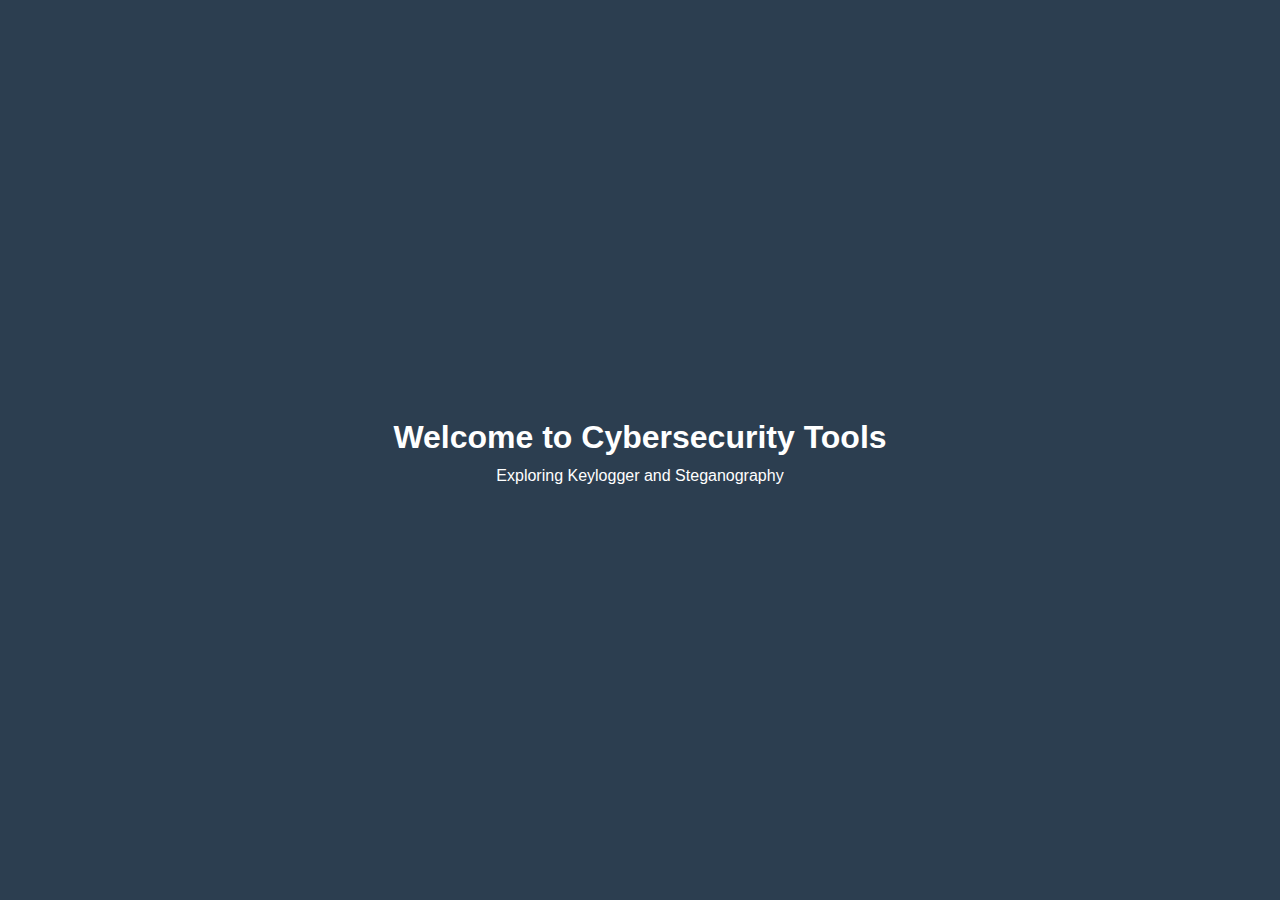
<file: index.html>
<!DOCTYPE html>
<html lang="en">
<head>
    <meta charset="UTF-8">
    <meta http-equiv="refresh" content="27.5; dashboard.html">
    <meta name="viewport" content="width=device-width, initial-scale=1.0">
    <title>Project Name: धर्मो रक्षति रक्षितः</title>
    <link rel="stylesheet" href="styles.css">
    <link rel="stylesheet" href="https://cdnjs.cloudflare.com/ajax/libs/font-awesome/6.0.0/css/all.min.css">
</head>
<body>                                                    
    <!--.................... Intro Slides ..................................-->
    <div class="intro-slides">
        
        <div class="slide active">
            <h1>Welcome to Cybersecurity Tools</h1>
            <p>Exploring Keylogger and Steganography</p>
        </div>
        <div class="slide">
            <h2>Keylogger</h2>
            <p>A Tool to Records keystrokes to monitor user activity.</p>
        </div>
        <div class="slide">
            <h2>Steganography</h2>
            <p>Hiding information within other files.</p>
        </div>
        <div class="slide">
            <h2>Password Manager</h2>
            <p>Securely stores, generates, and autofills passwords to protect accounts and enhance security.</p>
        </div>
        <div class="slide">
            <h2>Password Generator</h2>
            <p>Creates strong, random passwords to enhance security and prevent unauthorized access.</p>
        </div>
        <div class="slide">
            <h2>Malware Detector</h2>
            <p>Identifies and removes malicious software using signature, heuristic, and AI-based detection methods.</p>
        </div>
    </div>

  

    <script src="script.js"></script>
</body>
</html>
</file>
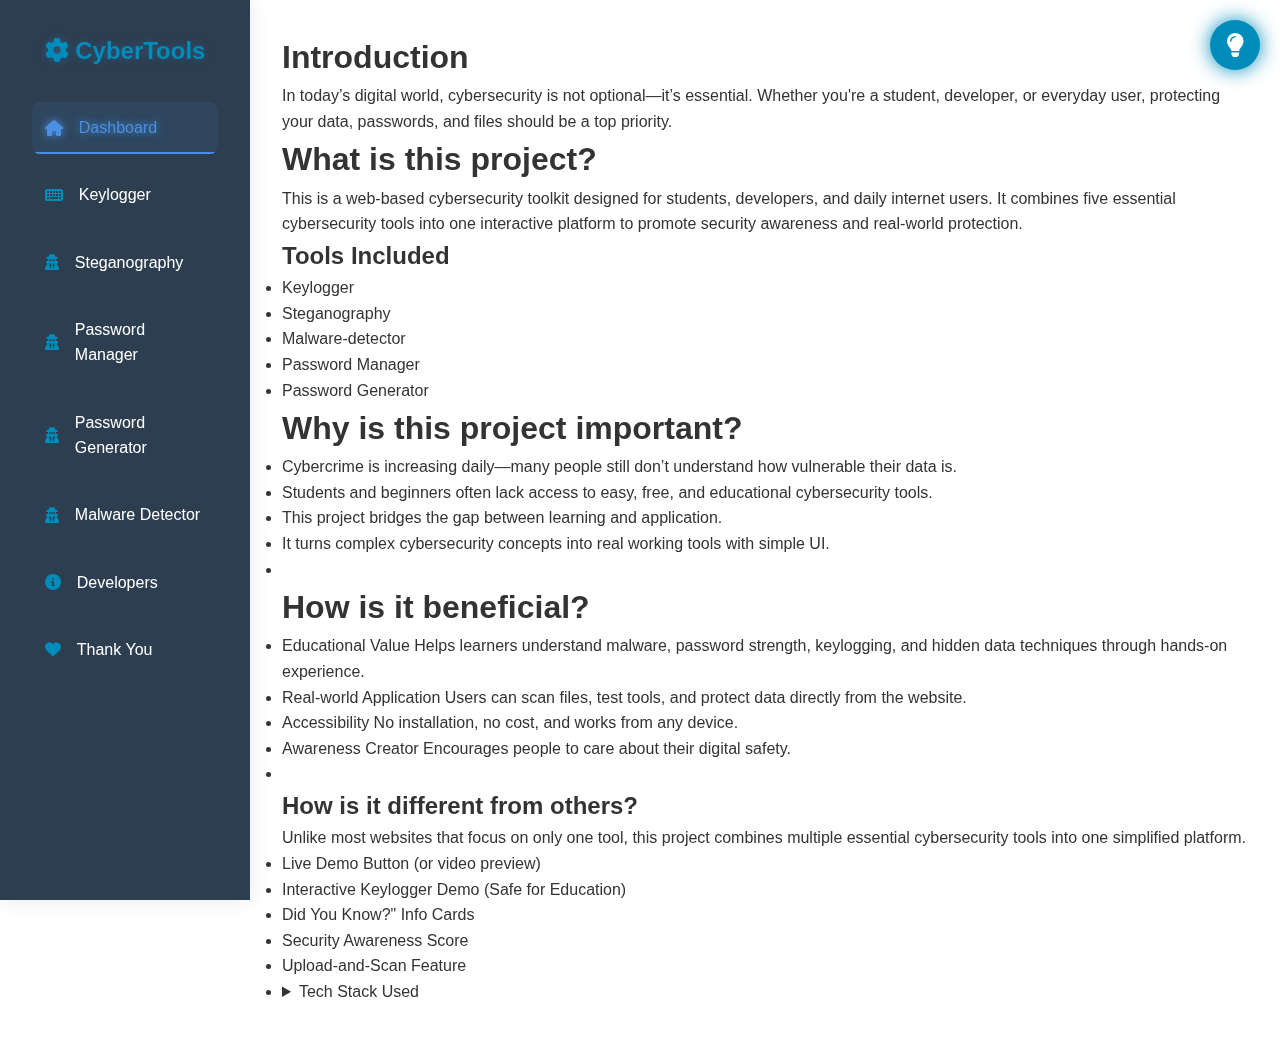
<file: dashboard.html>
<!DOCTYPE html>
<html lang="en">
<head>
    <meta charset="UTF-8">
    <meta name="viewport" content="width=device-width, initial-scale=1.0">
    <title>धर्मो रक्षति रक्षितः - Dashboard</title>
    <link rel="stylesheet" href="styles.css">
    <link rel="stylesheet" href="https://cdnjs.cloudflare.com/ajax/libs/font-awesome/6.0.0/css/all.min.css">
</head>
<body>
      <!-- Main Content -->
      <div class="container">
  
        <nav class="sidebar">
            <div class="logo">
                <h2><i class="fa fa-cog fa-spin"></i> CyberTools</h2>
            </div>
            <ul class="nav-links">
                <li><a href="dashboard.html" class="active"><i class="fas fa-home"></i> Dashboard</a></li>
                <li><a href="keylogger.html"><i class="fas fa-keyboard"></i> Keylogger</a></li>
                <li><a href="steganography.html"><i class="fas fa-user-secret"></i> Steganography</a></li>
                <li><a href="pass-manager.html"><i class="fas fa-user-secret"></i> Password Manager</a></li>
                <li><a href="pass-manager.html"><i class="fas fa-user-secret"></i> Password Generator</a></li>
                <li><a href="malware-detector.html"><i class="fas fa-user-secret"></i> Malware Detector</a></li>
                <li><a href="developers.html"><i class="fas fa-info-circle"></i> Developers</a></li>
                <li><a href="thank-you.html"><i class="fas fa-heart"></i> Thank You</a></li>
            </ul>
        </nav>


        <main class="main-content">
            <div class="theme-switch">
                <div class="bulb">
                    <i class="fas fa-lightbulb"></i>
                </div>
            </div>

           <div class="content">
            <h1>Introduction</h1>
            <p>In today’s digital world, cybersecurity is not optional—it’s essential. Whether you're a student, developer, or everyday user, protecting your data, passwords, and files should be a top priority. </p>

            <h1>What is this project?</h1>
            <p>This is a web-based cybersecurity toolkit designed for students, developers, and daily internet users. It combines five essential cybersecurity tools into one interactive platform to promote security awareness and real-world protection.</p>
           </div>
           <h2>Tools Included</h2>
           <ul>
            <li>Keylogger</li>
            <li>Steganography</li>
            <li>Malware-detector</li>
            <li>Password Manager</li>
            <li>Password Generator</li>
           </ul>
           <h1>Why is this project important?</h1>
           <ul>
            <li>Cybercrime is increasing daily—many people still don’t understand how vulnerable their data is.</li>
            <li> Students and beginners often lack access to easy, free, and educational cybersecurity tools.</li>
            <li>This project bridges the gap between learning and application.</li>
            <li>It turns complex cybersecurity concepts into real working tools with simple UI.</li>
            <li></li>
           </ul>
           <h1>How is it beneficial?</h1>
           <ul>
            <li> Educational Value Helps learners understand malware, password strength, keylogging, and hidden data techniques through hands-on experience.</li>
            <li>Real-world Application Users can scan files, test tools, and protect data directly from the website.</li>
            <li>Accessibility No installation, no cost, and works from any device.</li>
            <li> Awareness Creator Encourages people to care about their digital safety.</li>
            <li></li>
           </ul>
           <h2>How is it different from others?</h2>
           <p>Unlike most websites that focus on only one tool, this project combines multiple essential cybersecurity tools into one simplified platform.</p>
           <ul>
            <li>Live Demo Button (or video preview)</li>
            <li>Interactive Keylogger Demo (Safe for Education)</li>
            <li>Did You Know?" Info Cards</li>
            <li>Security Awareness Score</li>
            <li>Upload-and-Scan Feature</li>
            <li>
              <details>
                <summary>
                    Tech Stack Used
                </summary>
                <p>
                    <ul type="square">
                      <li> Frontend: HTML, CSS</li>
                      <li>Backend: Python, JS</li>
                      <li> Tools: Open Source APIs / Custom Scripts</li>
                      <li>Hosting: GitHub Pages, Python Server</li>
                    </ul>
                  </p>
              </details>
               
             
            </li>
           </ul>

        </main>
        <script src="script.js"></script>
    </div>
</body>
</html>
</file>
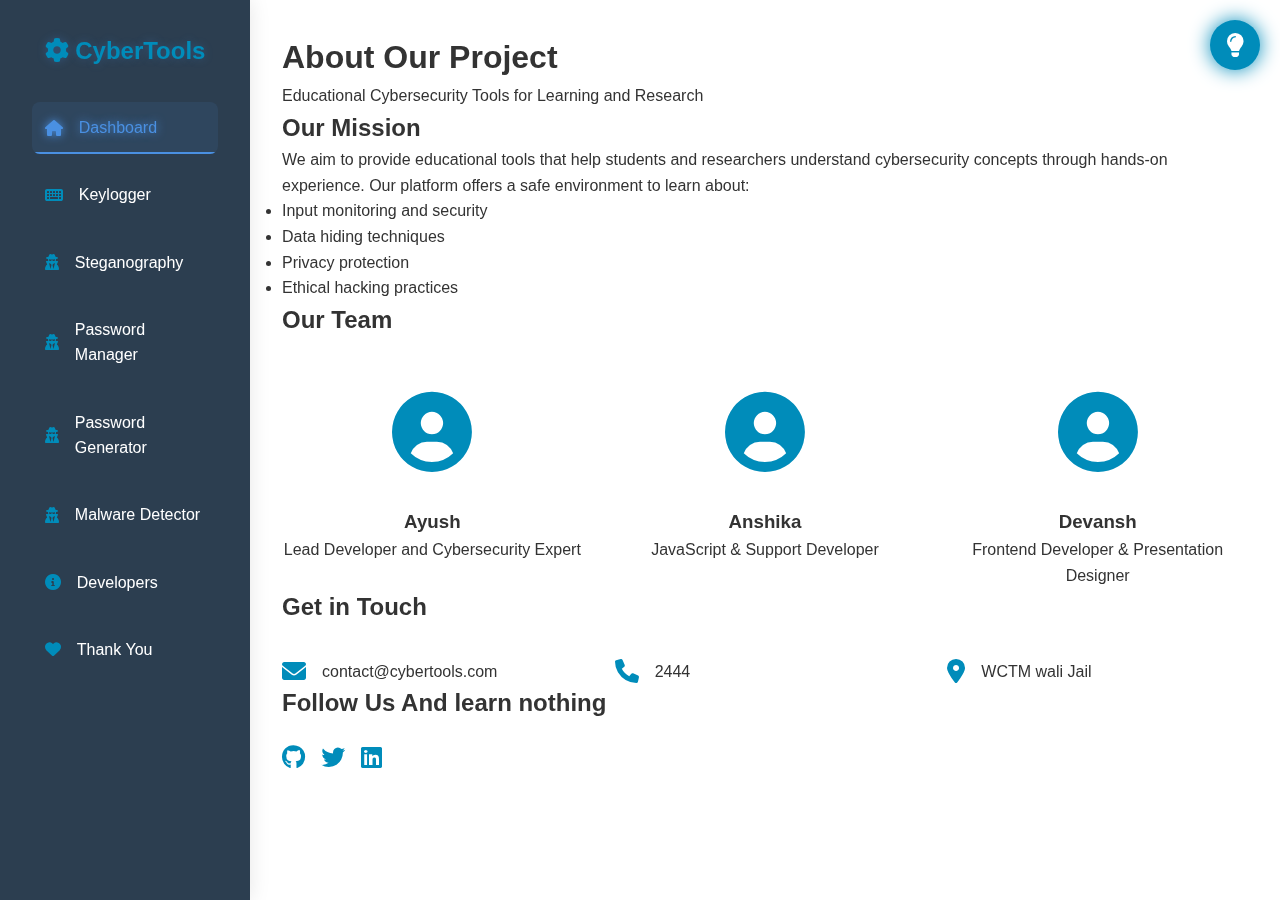
<file: developers.html>
<!DOCTYPE html>
<html lang="en">
<head>
    <meta charset="UTF-8">
    <meta name="viewport" content="width=device-width, initial-scale=1.0">
    <title>धर्मो रक्षति रक्षितः - About-Project</title>
    <link rel="stylesheet" href="styles.css">
    <link rel="stylesheet" href="https://cdnjs.cloudflare.com/ajax/libs/font-awesome/6.0.0/css/all.min.css">
</head>
<body>
    <div class="container">
       
        <nav class="sidebar">
            <div class="logo">
                <h2><i class="fa fa-cog fa-spin"></i> CyberTools</h2>
            </div>
            <ul class="nav-links">
                <li><a href="dashboard.html" class="active"><i class="fas fa-home"></i> Dashboard</a></li>
                <li><a href="keylogger.html"><i class="fas fa-keyboard"></i> Keylogger</a></li>
                <li><a href="steganography.html"><i class="fas fa-user-secret"></i> Steganography</a></li>
                <li><a href="pass-manager.html"><i class="fas fa-user-secret"></i> Password Manager</a></li>
                <li><a href="pass-manager.html"><i class="fas fa-user-secret"></i> Password Generator</a></li>
                <li><a href="malware-detector.html"><i class="fas fa-user-secret"></i> Malware Detector</a></li>
                <li><a href="developers.html"><i class="fas fa-info-circle"></i> Developers</a></li>
                <li><a href="thank-you.html"><i class="fas fa-heart"></i> Thank You</a></li>
            </ul>
        </nav>

        <!--......................................... Main Area...................... -->
        <main class="main-content">
            <div class="theme-switch">
                <div class="bulb">
                    <i class="fas fa-lightbulb"></i>
                </div>
            </div>

            <div class="content page-transition">
                <h1>About Our Project</h1>
                <p class="subtitle">Educational Cybersecurity Tools for Learning and Research</p>

                <div class="about-section">
                    <h2>Our Mission</h2>
                    <p>We aim to provide educational tools that help students and researchers understand cybersecurity concepts through hands-on experience. Our platform offers a safe environment to learn about:</p>
                    <ul>
                        <li>Input monitoring and security</li>
                        <li>Data hiding techniques</li>
                        <li>Privacy protection</li>
                        <li>Ethical hacking practices</li>
                    </ul>
                </div>

                <div class="team-section">
                    <h2>Our Team</h2>
                    <div class="team-grid">
                        <div class="team-member">
                            <div class="member-avatar">
                                <i class="fas fa-user-circle"></i>
                            </div>
                            <h3>Ayush</h3>
                            <p>Lead Developer and Cybersecurity Expert</p>
                        </div>
                        <div class="team-member">
                            <div class="member-avatar">
                                <i class="fas fa-user-circle"></i>
                            </div>
                            <h3>Anshika</h3>
                            <p> JavaScript & Support Developer</p>
                        </div>
                        <div class="team-member">
                            <div class="member-avatar">
                                <i class="fas fa-user-circle"></i>
                            </div>
                            <h3>Devansh</h3>
                            <p>Frontend Developer & Presentation Designer</p>
                        </div>
                    </div>
                </div>

                <div class="contact-section">
                    <h2>Get in Touch</h2>
                    <div class="contact-info">
                        <div class="contact-item">
                            <i class="fas fa-envelope"></i>
                            <p>contact@cybertools.com</p>
                        </div>
                        <div class="contact-item">
                            <i class="fas fa-phone"></i>
                            <p>2444</p>
                        </div>
                        <div class="contact-item">
                            <i class="fas fa-map-marker-alt"></i>
                            <p>WCTM wali Jail</p>
                        </div>
                    </div>
                </div>

                <div class="social-links">
                    <h2>Follow Us And learn nothing</h2>
                    <div class="social-icons">
                        <a href="#" class="social-icon"><i class="fab fa-github"></i></a>
                        <a href="#" class="social-icon"><i class="fab fa-twitter"></i></a>
                        <a href="#" class="social-icon"><i class="fab fa-linkedin"></i></a>
                    </div>
                </div>
            </div>
        </main>
    </div>

    <script src="script.js"></script>
</body>
</html>
</file>
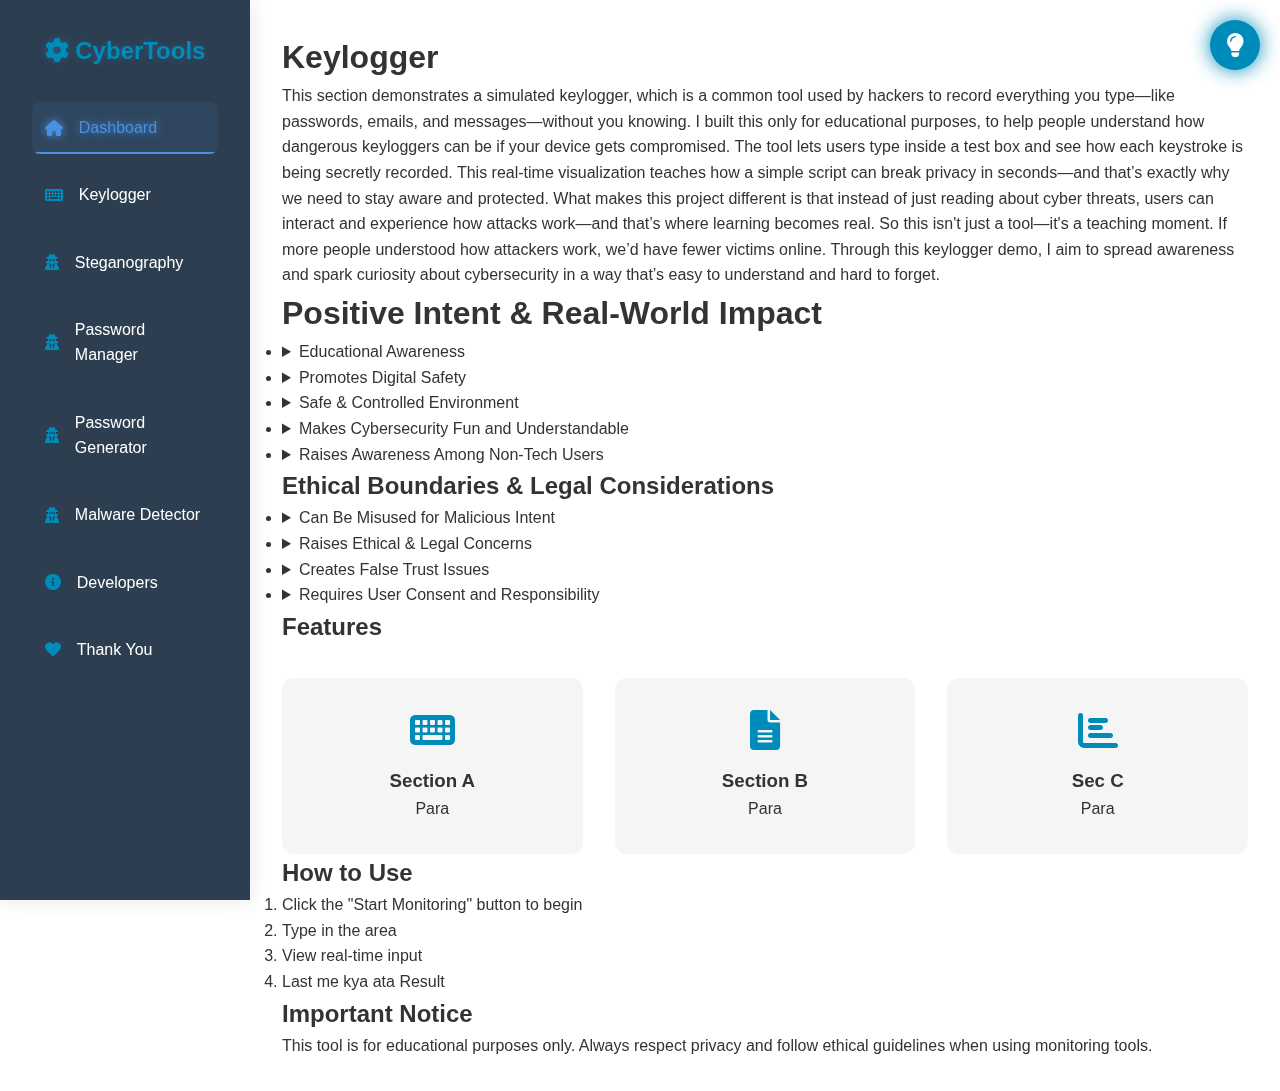
<file: keylogger.html>
<!DOCTYPE html>
<html lang="en">
<head>
    <meta charset="UTF-8">
    <meta name="viewport" content="width=device-width, initial-scale=1.0">
    <title>धर्मो रक्षति रक्षितः - Keylogger-Tool</title>
    <link rel="stylesheet" href="styles.css">
    <link rel="stylesheet" href="https://cdnjs.cloudflare.com/ajax/libs/font-awesome/6.0.0/css/all.min.css">
</head>
<body>
    <div class="container">
        <!--..................... Sidebar............................. -->
        <nav class="sidebar">
            <div class="logo">
                <h2><i class="fa fa-cog fa-spin"></i> CyberTools</h2>
            </div>
            <ul class="nav-links">
                <li><a href="dashboard.html" class="active"><i class="fas fa-home"></i> Dashboard</a></li>
                <li><a href="keylogger.html"><i class="fas fa-keyboard"></i> Keylogger</a></li>
                <li><a href="steganography.html"><i class="fas fa-user-secret"></i> Steganography</a></li>
                <li><a href="pass-manager.html"><i class="fas fa-user-secret"></i> Password Manager</a></li>
                <li><a href="pass-manager.html"><i class="fas fa-user-secret"></i> Password Generator</a></li>
                <li><a href="malware-detector.html"><i class="fas fa-user-secret"></i> Malware Detector</a></li>
                <li><a href="developers.html"><i class="fas fa-info-circle"></i> Developers</a></li>
                <li><a href="thank-you.html"><i class="fas fa-heart"></i> Thank You</a></li>
            </ul>
        </nav>

        <!--............................... Main Content Area............................................. -->
        <main class="main-content">
            <div class="theme-switch">
                <div class="bulb">
                    <i class="fas fa-lightbulb"></i>
                </div>
            </div>

            <div class="content page-transition">
                <h1>Keylogger</h1>
                <p>This section demonstrates a simulated keylogger, which is a common tool used by hackers to record everything you type—like passwords, emails, and messages—without you knowing. I built this only for educational purposes, to help people understand how dangerous keyloggers can be if your device gets compromised.

                    The tool lets users type inside a test box and see how each keystroke is being secretly recorded. This real-time visualization teaches how a simple script can break privacy in seconds—and that’s exactly why we need to stay aware and protected.
                    
                    What makes this project different is that instead of just reading about cyber threats, users can interact and experience how attacks work—and that’s where learning becomes real.
                    
                    So this isn't just a tool—it's a teaching moment. If more people understood how attackers work, we’d have fewer victims online. Through this keylogger demo, I aim to spread awareness and spark curiosity about cybersecurity in a way that’s easy to understand and hard to forget.</p>
                    <h1>Positive Intent & Real-World Impact</h1>
                    <p><ul>
                        <li>
                            <details>
                                <summary>Educational Awareness</summary>
                                <p><ol>
                                    <li>Shows users how real-world keyloggers work in a safe environment.</li>
                                    <li>Helps people understand what kind of data gets stolen and how easily it happens.</li>
                                </ol></p>
                            </details>
                        </li>
                        <li>
                            <details>
                                <summary>Promotes Digital Safety</summary>
                                <p>
                                    <ol>
                                        <li>By interacting with the keylogger, users become more cautious about where they type sensitive information.</li>
                                        <li>Encourages using tools like password managers, anti-keylogger software, and 2FA (two-factor authentication).</li>
                                    </ol>
                                </p>
                            </details>
                        </li>
                        <li>
                            <details>
                                <summary>Safe & Controlled Environment</summary>
                                <p><ol>
                                    <li>This keylogger is built only for demonstration and learning.</li>
                                    <li>It does not store, send, or misuse any data. Runs locally in the browser—no backend or spying involved. </li>
                                </ol></p>
                            </details>
                        </li>
                        <li>
                            <details>
                                <summary>Makes Cybersecurity Fun and Understandable</summary>
                                <p><ol>
                                    <li>Instead of boring theory, this gives hands-on experience.</li>
                                    <li>Perfect for students, beginners, and tech enthusiasts to learn practically.</li>
                                </ol></p>
                            </details>
                        </li>
                        <li>
                            <details>
                                <summary> Raises Awareness Among Non-Tech Users</summary>
                                <p><ol>
                                    <li>Many people have no idea what a keylogger is.</li>
                                    <li>This tool explains it in the simplest way possible with live typing.</li>
                                </ol></p>
                            </details>
                        </li>
                    </ul></p>
                



                    <h2>Ethical Boundaries & Legal Considerations</h2>
                    <p><ul>
                        <li>
                            <details>
                                <summary>Can Be Misused for Malicious Intent</summary>
                                <p><ol>
                                    <li>Keyloggers are often used by hackers to steal personal information like passwords, credit card numbers, or private chats.</li>
                                    <li>If this type of tool is misused outside of ethical or educational settings, it can become a serious threat to privacy and security.</li>
                                </ol></p>
                            </details>
                        </li>
                        <li>
                            <details>
                                <summary>Raises Ethical & Legal Concerns</summary>
                                <p>
                                    <ol>
                                        <li>Using a keylogger on someone’s system without their knowledge is illegal in many countries.</li>
                                        <li>It can violate privacy laws and lead to legal consequences if misapplied.</li>
                                    </ol>
                                </p>
                            </details>
                        </li>
                        <li>
                            <details>
                                <summary>Creates False Trust Issues</summary>
                                <p><ol>
                                    <li>If someone uses this tool in the wrong context (e.g., public computer, shared device), it can cause distrust or invasion of privacy.</li>
                                    <li>That’s why strict boundaries are essential between learning and spying.</li>
                                </ol></p>
                            </details>
                        </li>
                        <li>
                            <details>
                                <summary>Requires User Consent and Responsibility</summary>
                                <p><ol>
                                    <li>Tools like this should never be deployed in real environments without user permission.</li>
                                    <li>Even in demos, users must know they’re being recorded—for learning, not surveillance.

                                    </li>
                                </ol></p>
                            </details>
                        </li>
                        
                    </ul></p>



                <div class="features">
                    <h2>Features</h2>
                    <div class="features-grid">
                        <div class="feature-card">
                            <i class="fas fa-keyboard"></i>
                            <h3>Section A</h3>
                            <p>Para</p>
                        </div>
                        <div class="feature-card">
                            <i class="fas fa-file-alt"></i>
                            <h3>Section B</h3>
                            <p>Para</p>
                        </div>
                        <div class="feature-card">
                            <i class="fas fa-chart-bar"></i>
                            <h3>Sec C</h3>
                            <p>Para</p>
                        </div>
                    </div>
                </div>

                <div class="usage">
                    <h2>How to Use</h2>
                    <ol>
                        <li>Click the "Start Monitoring" button to begin</li>
                        <li>Type in the area</li>
                        <li>View real-time input</li>
                        <li>Last me kya ata Result</li>
                    </ol>
                </div>

                <div class="disclaimer">
                    <h2>Important Notice</h2>
                    <p>This tool is for educational purposes only. Always respect privacy and follow ethical guidelines when using monitoring tools.</p>
                </div>
            </div>
        </main>
    </div>

    <script src="script.js"></script>
</body>
</html>
</file>
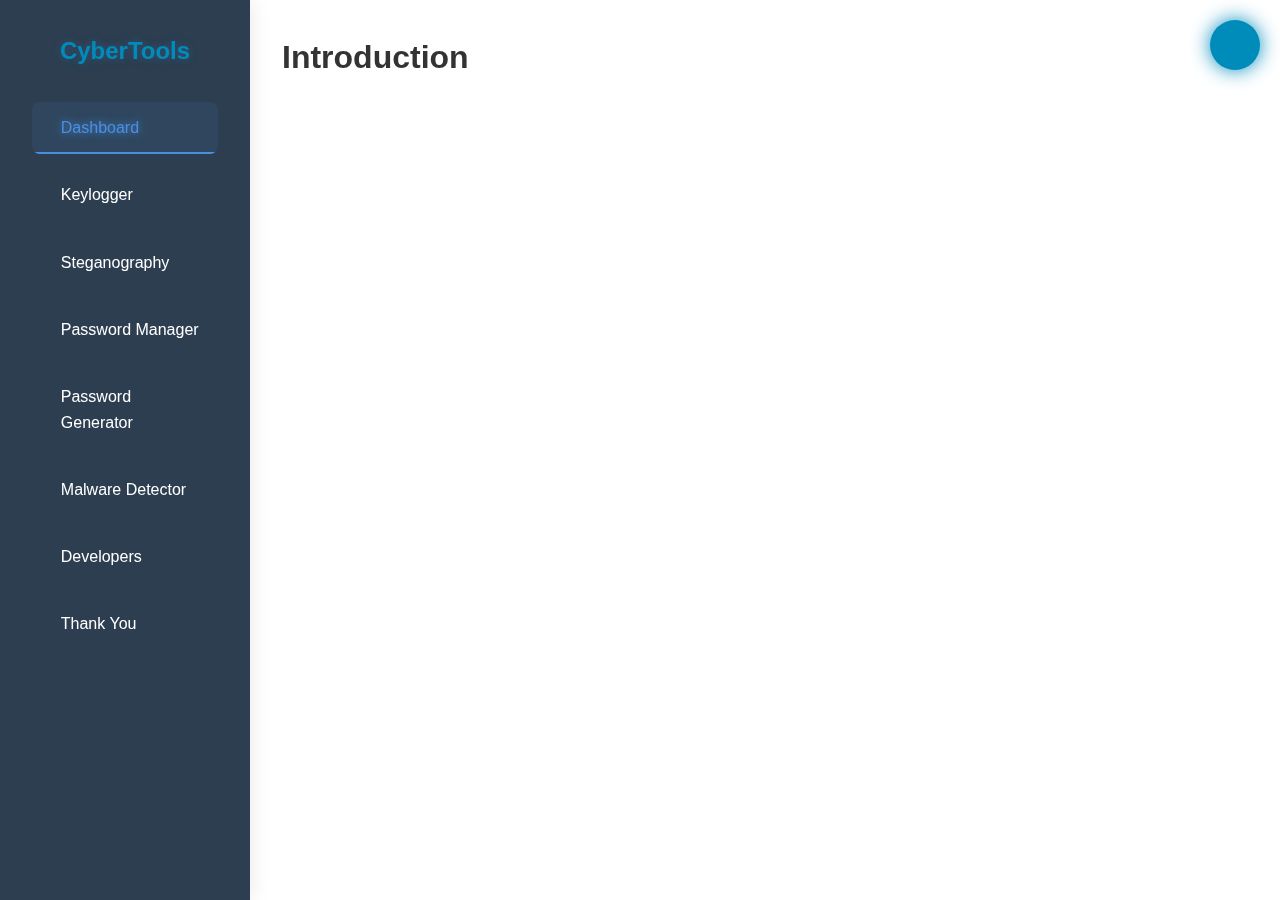
<file: quiz.html>
<!DOCTYPE html>
<html lang="en">
<head>
    <meta charset="UTF-8">
    <meta name="viewport" content="width=device-width, initial-scale=1.0">
    <title>धर्मो रक्षति रक्षितः - Dashboard</title>
    <link rel="stylesheet" href="styles.css">
</head>
<body>
      <!-- Main Content -->
      <div class="container">
  
        <nav class="sidebar">
            <div class="logo">
                <h2><i class="fa fa-cog fa-spin"></i> CyberTools</h2>
            </div>
            <ul class="nav-links">
                <li><a href="dashboard.html" class="active"><i class="fas fa-home"></i> Dashboard</a></li>
                <li><a href="keylogger.html"><i class="fas fa-keyboard"></i> Keylogger</a></li>
                <li><a href="steganography.html"><i class="fas fa-user-secret"></i> Steganography</a></li>
                <li><a href="pass-manager.html"><i class="fas fa-user-secret"></i> Password Manager</a></li>
                <li><a href="pass-manager.html"><i class="fas fa-user-secret"></i> Password Generator</a></li>
                <li><a href="malware-detector.html"><i class="fas fa-user-secret"></i> Malware Detector</a></li>
                <li><a href="developers.html"><i class="fas fa-info-circle"></i> Developers</a></li>
                <li><a href="thank-you.html"><i class="fas fa-heart"></i> Thank You</a></li>
            </ul>
        </nav>


        <main class="main-content">
            <div class="theme-switch">
                <div class="bulb">
                    <i class="fas fa-lightbulb"></i>
                </div>
            </div>

           <div class="content">
            <h1>Introduction</h1>
            <p> </p>

           </div>
        </main>
    </div>
</body>
</html>
</file>
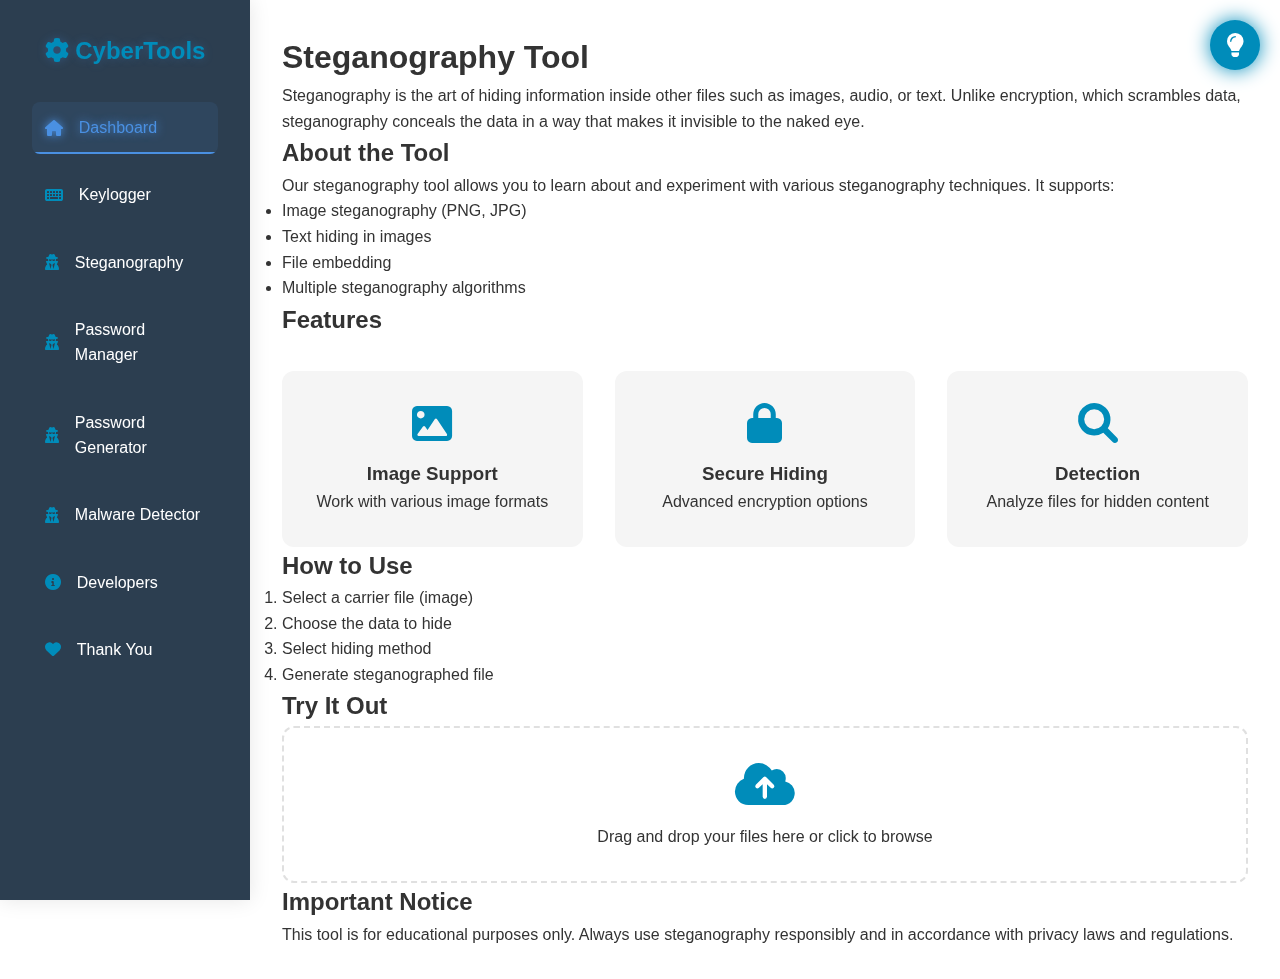
<file: steganography.html>
<!DOCTYPE html>
<html lang="en">
<head>
    <meta charset="UTF-8">
    <meta name="viewport" content="width=device-width, initial-scale=1.0">
    <title>धर्मो रक्षति रक्षितः - Steganography</title>
    <link rel="stylesheet" href="styles.css">
    <link rel="stylesheet" href="https://cdnjs.cloudflare.com/ajax/libs/font-awesome/6.0.0/css/all.min.css">
</head>
<body>
    <div class="container">
        <!--...................Sidebar................... -->
        <nav class="sidebar">
            <div class="logo">
                <h2><i class="fa fa-cog fa-spin"></i> CyberTools</h2>
            </div>
            <ul class="nav-links">
                <li><a href="dashboard.html" class="active"><i class="fas fa-home"></i> Dashboard</a></li>
                <li><a href="keylogger.html"><i class="fas fa-keyboard"></i> Keylogger</a></li>
                <li><a href="steganography.html"><i class="fas fa-user-secret"></i> Steganography</a></li>
                <li><a href="pass-manager.html"><i class="fas fa-user-secret"></i> Password Manager</a></li>
                <li><a href="pass-manager.html"><i class="fas fa-user-secret"></i> Password Generator</a></li>
                <li><a href="malware-detector.html"><i class="fas fa-user-secret"></i> Malware Detector</a></li>
                <li><a href="developers.html"><i class="fas fa-info-circle"></i> Developers</a></li>
                <li><a href="thank-you.html"><i class="fas fa-heart"></i> Thank You</a></li>
            </ul>
        </nav>

        <!-- .............................................Main Content Area.... ....................-->
        <main class="main-content">
            <div class="theme-switch">
                <div class="bulb">
                    <i class="fas fa-lightbulb"></i>
                </div>
            </div>

            <div class="content page-transition">
                <h1>Steganography Tool</h1>
                <p class="subtitle">Steganography is the art of hiding information inside other files such as images, audio, or text. Unlike encryption, which scrambles data, steganography conceals the data in a way that makes it invisible to the naked eye.</p>

                <div class="tool-description">
                    <h2>About the Tool</h2>
                    <p>Our steganography tool allows you to learn about and experiment with various steganography techniques. It supports:</p>
                    <ul>
                        <li>Image steganography (PNG, JPG)</li>
                        <li>Text hiding in images</li>
                        <li>File embedding</li>
                        <li>Multiple steganography algorithms</li>
                    </ul>
                </div>

                <div class="features">
                    <h2>Features</h2>
                    <div class="features-grid">
                        <div class="feature-card">
                            <i class="fas fa-image"></i>
                            <h3>Image Support</h3>
                            <p>Work with various image formats</p>
                        </div>
                        <div class="feature-card">
                            <i class="fas fa-lock"></i>
                            <h3>Secure Hiding</h3>
                            <p>Advanced encryption options</p>
                        </div>
                        <div class="feature-card">
                            <i class="fas fa-search"></i>
                            <h3>Detection</h3>
                            <p>Analyze files for hidden content</p>
                        </div>
                    </div>
                </div>

                <div class="usage">
                    <h2>How to Use</h2>
                    <ol>
                        <li>Select a carrier file (image)</li>
                        <li>Choose the data to hide</li>
                        <li>Select hiding method</li>
                        <li>Generate steganographed file</li>
                    </ol>
                </div>

                <div class="file-upload">
                    <h2>Try It Out</h2>
                    <div class="upload-area">
                        <i class="fas fa-cloud-upload-alt"></i>
                        <p>Drag and drop your files here or click to browse</p>
                        <input type="file" id="fileInput" accept="image/*" hidden>
                    </div>
                </div>

                <div class="disclaimer">
                    <h2>Important Notice</h2>
                    <p>This tool is for educational purposes only. Always use steganography responsibly and in accordance with privacy laws and regulations.</p>
                </div>
            </div>
        </main>
    </div>

    <script src="script.js"></script>
</body>
</html>
</file>
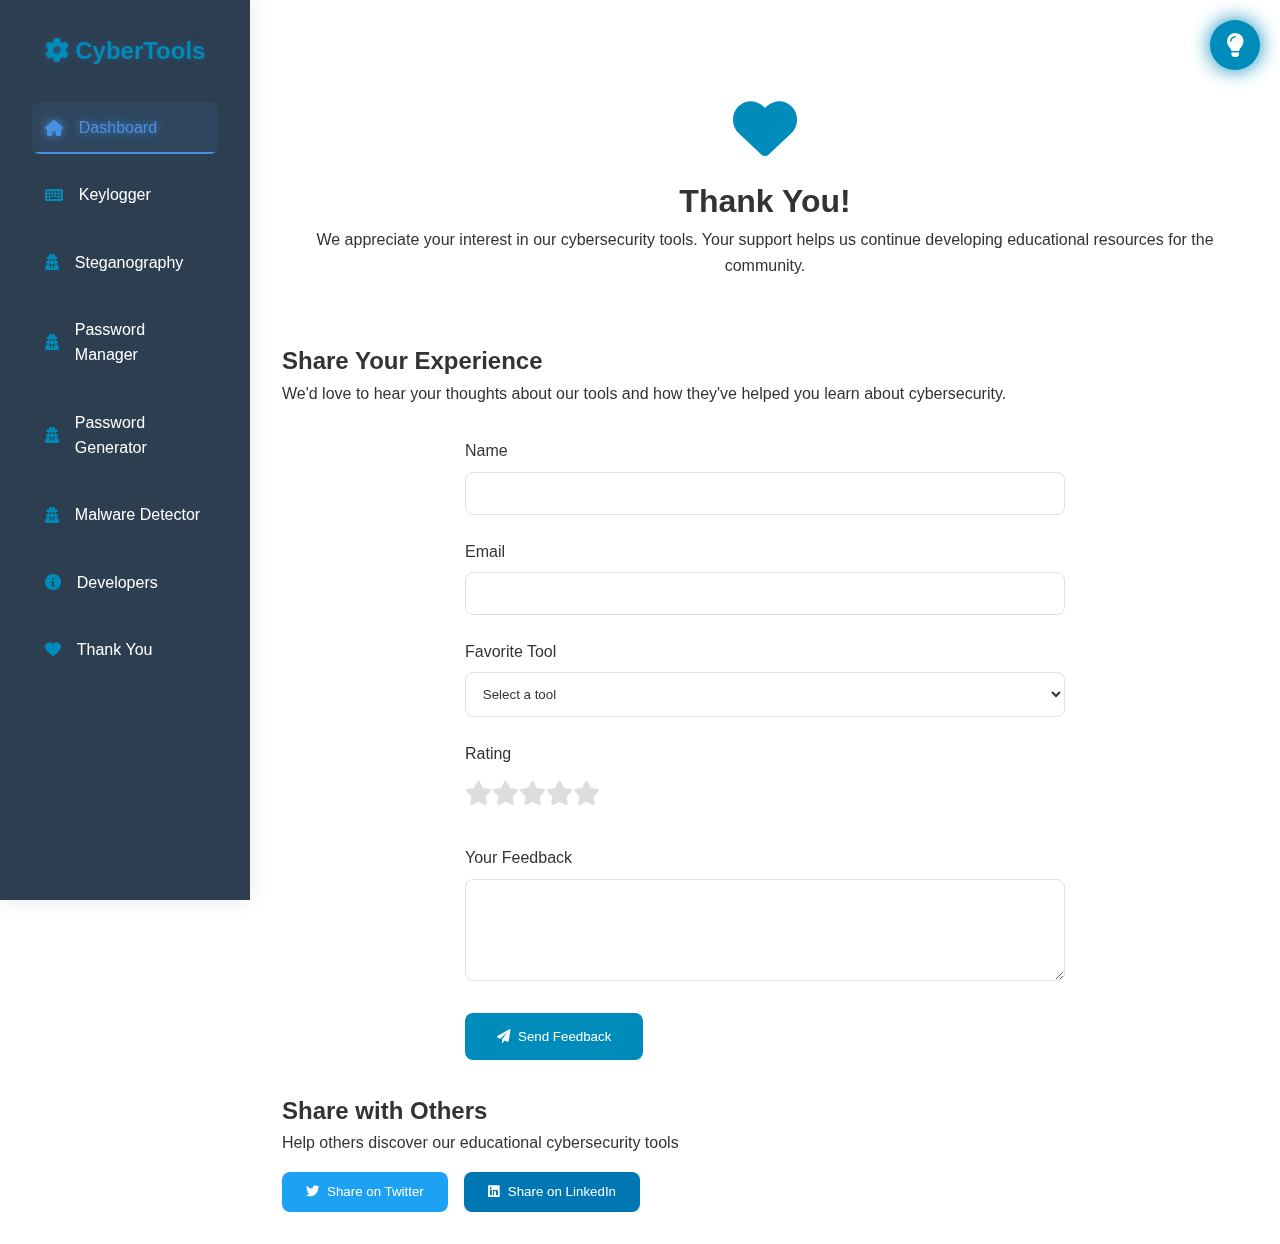
<file: thank-you.html>
<!DOCTYPE html>
<html lang="en">
<head>
    <meta charset="UTF-8">
    <meta name="viewport" content="width=device-width, initial-scale=1.0">
    <title>धर्मो रक्षति रक्षितः - Thank-you</title>
    <link rel="stylesheet" href="styles.css">
    <link rel="stylesheet" href="https://cdnjs.cloudflare.com/ajax/libs/font-awesome/6.0.0/css/all.min.css">
</head>
<body>
    <div class="container">
        <!-- Sidebar -->
        <nav class="sidebar">
            <div class="logo">
                <h2><i class="fa fa-cog fa-spin"></i> CyberTools</h2>
            </div>
            <ul class="nav-links">
                <li><a href="dashboard.html" class="active"><i class="fas fa-home"></i> Dashboard</a></li>
                <li><a href="keylogger.html"><i class="fas fa-keyboard"></i> Keylogger</a></li>
                <li><a href="steganography.html"><i class="fas fa-user-secret"></i> Steganography</a></li>
                <li><a href="pass-manager.html"><i class="fas fa-user-secret"></i> Password Manager</a></li>
                <li><a href="pass-manager.html"><i class="fas fa-user-secret"></i> Password Generator</a></li>
                <li><a href="malware-detector.html"><i class="fas fa-user-secret"></i> Malware Detector</a></li>
                <li><a href="developers.html"><i class="fas fa-info-circle"></i> Developers</a></li>
                <li><a href="thank-you.html"><i class="fas fa-heart"></i> Thank You</a></li>
            </ul>
        </nav>

        <!-- ..............Main Content Area................... -->
        <main class="main-content">
            <div class="theme-switch">
                <div class="bulb">
                    <i class="fas fa-lightbulb"></i>
                </div>
            </div>

            <div class="content page-transition">
                <div class="thank-you-section">
                    <i class="fas fa-heart"></i>
                    <h1>Thank You!</h1>
                    <p>We appreciate your interest in our cybersecurity tools. Your support helps us continue developing educational resources for the community.</p>
                </div>

                <div class="feedback-section">
                    <h2>Share Your Experience</h2>
                    <p>We'd love to hear your thoughts about our tools and how they've helped you learn about cybersecurity.</p>

                    <form class="feedback-form">
                        <div class="form-group">
                            <label for="name">Name</label>
                            <input type="text" id="name" name="name" required>
                        </div>

                        <div class="form-group">
                            <label for="email">Email</label>
                            <input type="email" id="email" name="email" required>
                        </div>

                        <div class="form-group">
                            <label for="tool">Favorite Tool</label>
                            <select id="tool" name="tool" required>
                                <option value="">Select a tool</option>
                                <option value="keylogger">Keylogger</option>
                                <option value="steganography">Steganography</option>
                            </select>
                        </div>

                        <div class="form-group">
                            <label for="rating">Rating</label>
                            <div class="rating">
                                <input type="radio" id="star5" name="rating" value="5">
                                <label for="star5"><i class="fas fa-star"></i></label>
                                <input type="radio" id="star4" name="rating" value="4">
                                <label for="star4"><i class="fas fa-star"></i></label>
                                <input type="radio" id="star3" name="rating" value="3">
                                <label for="star3"><i class="fas fa-star"></i></label>
                                <input type="radio" id="star2" name="rating" value="2">
                                <label for="star2"><i class="fas fa-star"></i></label>
                                <input type="radio" id="star1" name="rating" value="1">
                                <label for="star1"><i class="fas fa-star"></i></label>
                            </div>
                        </div>

                        <div class="form-group">
                            <label for="feedback">Your Feedback</label>
                            <textarea id="feedback" name="feedback" rows="5" required></textarea>
                        </div>

                        <button type="submit" class="submit-btn">
                            <i class="fas fa-paper-plane"></i> Send Feedback
                        </button>
                    </form>
                </div>

                <div class="social-share">
                    <h2>Share with Others</h2>
                    <p>Help others discover our educational cybersecurity tools</p>
                    <div class="share-buttons">
                        <button class="share-btn twitter">
                            <i class="fab fa-twitter"></i> Share on Twitter
                        </button>
                        <button class="share-btn linkedin">
                            <i class="fab fa-linkedin"></i> Share on LinkedIn
                        </button>
                    </div>
                </div>
            </div>
        </main>
    </div>

    <script src="script.js"></script>
</body>
</html>
</file>
<file: styles.css>
/*............................. Root Variables (Light Mode)......................... */
:root {
    --primary-color: #008CBA;
    --secondary-color: #2c3e50;
    --background-color: #ffffff;
    --text-color: #333333;
    --sidebar-width: 250px;
    --transition-speed: 0.7s;
    --card-bg: #f5f5f5;
    --input-bg: #ffffff;
    --border-color: #e0e0e0;
    --nav-text-color: #ffffff;
    --nav-hover-glow: #4a90e2;
}

/* .............................Dark Mode Variables................................. */
[data-theme="dark"] {
    --primary-color: #64b5f6;
    --secondary-color: #1a1a1a;
    --background-color: #121212;
    --text-color: #ffffff;
    --card-bg: #2d2d2d;
    --input-bg: #333333;
    --border-color: #404040;
    --nav-text-color: #ffffff;
    --nav-hover-glow: #64b5f6;
}


* {
    margin: 0;
    padding: 0;
    box-sizing: border-box;
}

body {
    font-family: 'Segoe UI', Tahoma, Geneva, Verdana, sans-serif;
    background-color: var(--background-color);
    color: var(--text-color);
    transition: background-color var(--transition-speed), color var(--transition-speed);
    line-height: 1.6;
}

/* ..............Introduction Slides........................ */

.intro-slides {
    position: fixed;
    top: 0;
    left: 0;
    width: 100%;
    height: 100%;
    background-color: var(--secondary-color);
    display: flex;
    justify-content: center;
    align-items: center;
    z-index: 1000;
    transition: opacity var(--transition-speed);
}

.intro-slides.hidden {
    opacity: 0;
    pointer-events: none;
}

.slide {
    position: absolute;
    text-align: center;
    color: white;
    opacity: 0;
    transform: translateY(20px);
    transition: opacity var(--transition-speed), transform var(--transition-speed);
}

.slide.active {
    opacity: 1;
    transform: translateY(0);
}

/*.................................. Container Layout....................... */
.container {
    display: flex;
    min-height: 100vh;
}

/* ........................Sidebar Styles........................ */
.sidebar {
    width: var(--sidebar-width);
    background-color: var(--secondary-color);
    padding: 2rem;
    position: fixed;
    height: 100vh;
    transition: transform var(--transition-speed);
    box-shadow: 0 0 20px rgba(0, 0, 0, 0.1);
}

.logo h2 {
    color: var(--primary-color);
    margin-bottom: 2rem;
    text-align: center;
    text-shadow: 0 0 10px rgba(74, 144, 226, 0.3);
}

.nav-links {
    list-style: none;
}

.nav-links li {
    margin-bottom: 1rem;
}

.nav-links a {
    color: var(--nav-text-color);
    text-decoration: none;
    display: flex;
    align-items: center;
    padding: 0.8rem;
    border-radius: 8px;
    transition: all var(--transition-speed);
    position: relative;
    overflow: hidden;
}

.nav-links a i {
    margin-right: 1rem;
    color: var(--primary-color);
    transition: all var(--transition-speed);
}

.nav-links a:hover,
.nav-links a.active {
    background-color: rgba(74, 144, 226, 0.1);
    color: var(--nav-hover-glow);
    text-shadow: 0 0 10px var(--nav-hover-glow);
}

.nav-links a:hover i,
.nav-links a.active i {
    color: var(--nav-hover-glow);
    text-shadow: 0 0 10px var(--nav-hover-glow);
}

.nav-links a::before {
    content: '';
    position: absolute;
    top: 0;
    left: -100%;
    width: 100%;
    height: 100%;
    background: linear-gradient(
        90deg,
        transparent,
        rgba(74, 144, 226, 0.2),
        transparent
    );
    transition: 0.5s;
}

.nav-links a:hover::before {
    left: 100%;
}

.nav-links a::after {
    content: '';
    position: absolute;
    bottom: 0;
    left: 0;
    width: 100%;
    height: 2px;
    background: var(--nav-hover-glow);
    transform: scaleX(0);
    transform-origin: right;
    transition: transform 0.3s;
}

.nav-links a:hover::after,
.nav-links a.active::after {
    transform: scaleX(1);
    transform-origin: left;
}

/*.............................................Main Content..................................... */
.main-content {
    flex: 1;
    margin-left: var(--sidebar-width);
    padding: 2rem;
    position: relative;
}

/* ..........................Theme Switch..................... */
.theme-switch {
    position: fixed;
    top: 20px;
    right: 20px;
    z-index: 100;
}

.bulb {
    width: 50px;
    height: 50px;
    background-color: var(--primary-color);
    border-radius: 50%;
    display: flex;
    justify-content: center;
    align-items: center;
    cursor: pointer;
    box-shadow: 0 0 20px var(--primary-color);
    transition: transform var(--transition-speed);
}

.bulb:hover {
    transform: scale(1.1);
}

.bulb i {
    font-size: 24px;
    color: white;
}

/*.............................. Content Styles................... */
.content {
    max-width: 1200px;
    margin: 0 auto;
}

/* ............................Tool Cards.......................... */
.tools-grid {
    display: grid;
    grid-template-columns: repeat(auto-fit, minmax(300px, 1fr));
    gap: 2rem;
    margin-top: 2rem;
}

.tool-card {
    background-color: var(--card-bg);
    padding: 2rem;
    border-radius: 12px;
    text-align: center;
    transition: transform var(--transition-speed);
    box-shadow: 0 4px 6px rgba(0, 0, 0, 0.1);
}

.tool-card:hover {
    transform: translateY(-5px);
}

.tool-card i {
    font-size: 3rem;
    color: var(--primary-color);
    margin-bottom: 1rem;
}

/*................................. Feature Cards............................ */
.features-grid {
    display: grid;
    grid-template-columns: repeat(auto-fit, minmax(250px, 1fr));
    gap: 2rem;
    margin-top: 2rem;
}

.feature-card {
    background-color: var(--card-bg);
    padding: 2rem;
    border-radius: 12px;
    text-align: center;
    transition: transform var(--transition-speed);
}

.feature-card:hover {
    transform: translateY(-5px);
}

.feature-card i {
    font-size: 2.5rem;
    color: var(--primary-color);
    margin-bottom: 1rem;
}

/* .....................................Our Team  ........................*/
.team-grid {
    display: grid;
    grid-template-columns: repeat(auto-fit, minmax(200px, 1fr));
    gap: 2rem;
    margin-top: 2rem;
}

.team-member {
    text-align: center;
}

.member-avatar {
    width: 120px;
    height: 120px;
    margin: 0 auto 1rem;
    color: var(--primary-color);
    font-size: 5rem;
}

/* ...............................Contact Section ...........................*/
.contact-info {
    display: grid;
    grid-template-columns: repeat(auto-fit, minmax(200px, 1fr));
    gap: 2rem;
    margin-top: 2rem;
}

.contact-item {
    display: flex;
    align-items: center;
    gap: 1rem;
}

.contact-item i {
    color: var(--primary-color);
    font-size: 1.5rem;
}

/* .........................Social Links................. */
.social-icons {
    display: flex;
    gap: 1rem;
    margin-top: 1rem;
}

.social-icon {
    color: var(--primary-color);
    font-size: 1.5rem;
    transition: transform var(--transition-speed);
}

.social-icon:hover {
    transform: scale(1.2);
}

/*........................... Thank You Page.................... */
.thank-you-section {
    text-align: center;
    padding: 4rem 2rem;
}

.thank-you-section i {
    font-size: 4rem;
    color: var(--primary-color);
    margin-bottom: 1rem;
}

/* ........................Feedback Form............................. */
.feedback-form {
    max-width: 600px;
    margin: 2rem auto;
}

.form-group {
    margin-bottom: 1.5rem;
}

.form-group label {
    display: block;
    margin-bottom: 0.5rem;
}

.form-group input,
.form-group select,
.form-group textarea {
    width: 100%;
    padding: 0.8rem;
    border: 1px solid var(--border-color);
    border-radius: 8px;
    background-color: var(--input-bg);
    color: var(--text-color);
}

/*................... Rating Stars........................... */
.rating {
    display: flex;
    flex-direction: row-reverse;
    justify-content: flex-end;
}

.rating input {
    display: none;
}

.rating label {
    cursor: pointer;
    color: #ddd;
    font-size: 1.5rem;
    transition: color var(--transition-speed);
}

.rating input:checked ~ label,
.rating label:hover,
.rating label:hover ~ label {
    color: #ffd700;
}

/* ...........................Submit Button.............................. */
.submit-btn {
    background-color: var(--primary-color);
    color: white;
    padding: 1rem 2rem;
    border: none;
    border-radius: 8px;
    cursor: pointer;
    display: flex;
    align-items: center;
    gap: 0.5rem;
    transition: transform var(--transition-speed);
}

.submit-btn:hover {
    transform: translateY(-2px);
}

/* .............................Share Buttons........................ */
.share-buttons {
    display: flex;
    gap: 1rem;
    margin-top: 1rem;
}

.share-btn {
    padding: 0.8rem 1.5rem;
    border: none;
    border-radius: 8px;
    cursor: pointer;
    display: flex;
    align-items: center;
    gap: 0.5rem;
    transition: transform var(--transition-speed);
}

.share-btn.twitter {
    background-color: #1DA1F2;
    color: white;
}

.share-btn.linkedin {
    background-color: #0077B5;
    color: white;
}

.share-btn:hover {
    transform: translateY(-2px);
}

/*........................... File Upload Area..................... */
.upload-area {
    border: 2px dashed var(--border-color);
    border-radius: 12px;
    padding: 2rem;
    text-align: center;
    cursor: pointer;
    transition: border-color var(--transition-speed);
}

.upload-area:hover {
    border-color: var(--primary-color);
}

.upload-area i {
    font-size: 3rem;
    color: var(--primary-color);
    margin-bottom: 1rem;
}

/* ............................Mobile Menu Button....................... */
.mobile-menu-btn {
    display: none;
    background: none;
    border: none;
    color: var(--text-color);
    font-size: 1.5rem;
    cursor: pointer;
    padding: 0.5rem;
    margin-bottom: 1rem;
}

/* ...................................Responsive Design ............................*/
@media (max-width: 768px) {
    .sidebar {
        transform: translateX(-100%);
    }

    .sidebar.active {
        transform: translateX(0);
    }

    .main-content {
        margin-left: 0;
    }

    .mobile-menu-btn {
        display: block;
    }

    .tools-grid,
    .features-grid,
    .team-grid,
    .contact-info {
        grid-template-columns: 1fr;
    }

    .share-buttons {
        flex-direction: column;
    }
}

/*................................... Page Transitions ...............................*/
.page-transition {
    opacity: 0;
    transform: translateY(20px);
    transition: opacity var(--transition-speed), transform var(--transition-speed);
}

.page-transition.active {
    opacity: 1;
    transform: translateY(0);
}
</file>
